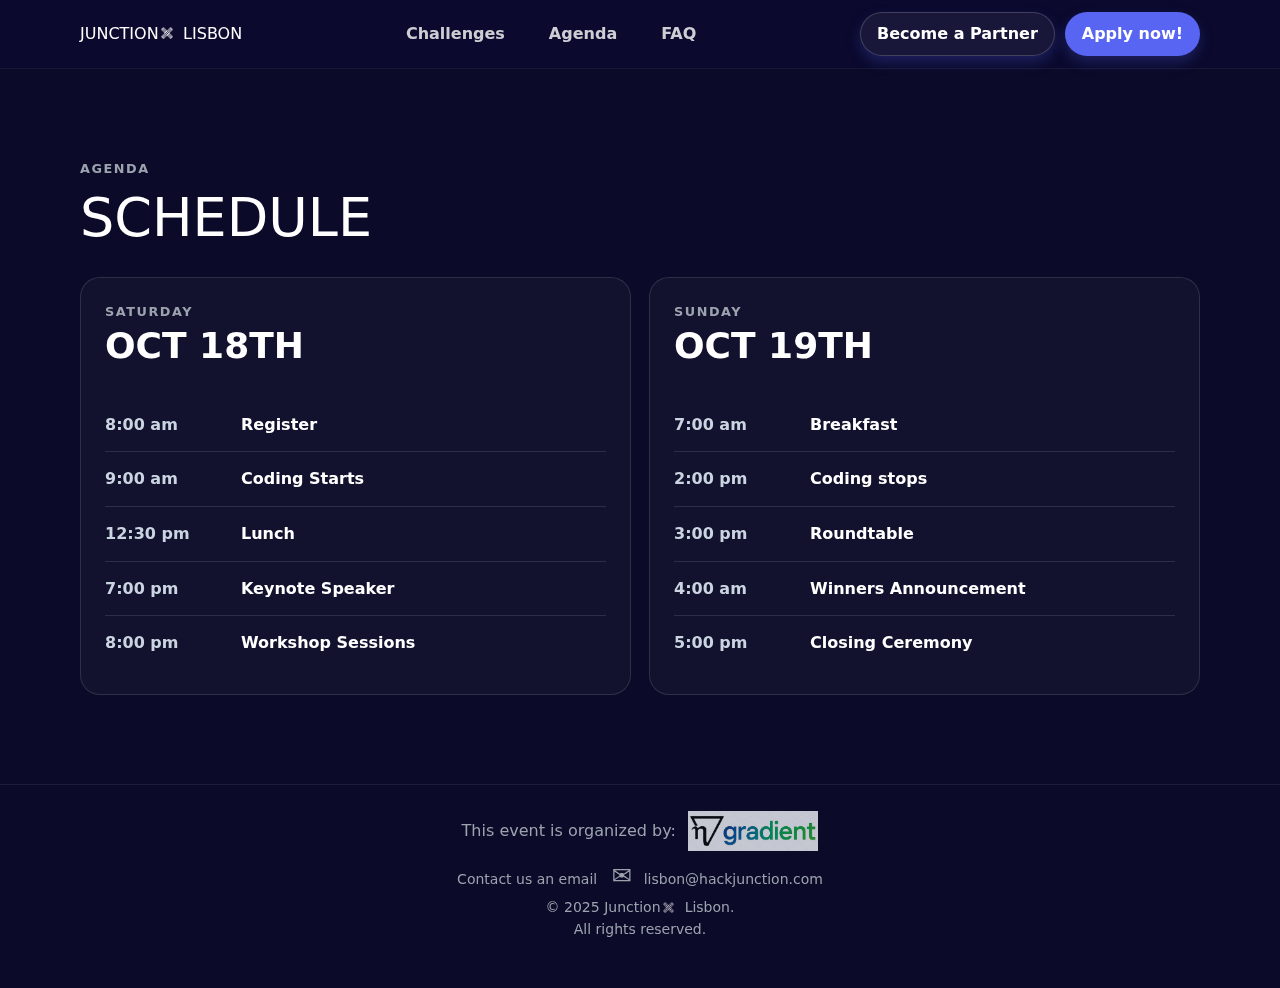
<file: agenda.html>
<!doctype html>
<html lang="en">

<head>
    <meta charset="utf-8" />
    <meta name="viewport" content="width=device-width, initial-scale=1" />
    <title>Agenda — JunctionX Lisbon</title>
    <link rel="stylesheet" href="styles.css">
    <link rel="stylesheet" href="agenda.css">
    <script src="burger.js" defer></script>
</head>

<body>
    <!-- ===== NAV ===== -->
    <header>
        <div class="container nav">
            <a href="index.html" class="brand" aria-label="JunctionX Lisbon">
                Junction <img class="logo-inline" src="./assets/junctionx-wordmark-small.png" alt="JunctionX">Lisbon
            </a>
            <nav class="nav__links">
                <a href="challenges.html">Challenges</a>
                <a href="agenda.html">Agenda</a>
                <a href="faq.html">FAQ</a>
            </nav>
            <div class="nav__btns">
                <a class="btn btn--ghost btn--partner" href="become_partner.html">Become a Partner</a>
                <a class="btn" href="https://eu.junctionplatform.com/events/junctionx-lisbon" target="_blank"
                    rel="noopener">Apply now!</a>
            </div>

            <!-- hamburger -->
            <button class="hamburger" aria-label="Open menu" aria-controls="mobile-drawer" aria-expanded="false">
                <span></span><span></span><span></span>
            </button>
            <div id="mobile-drawer" class="drawer">
                <nav class="drawer__links">
                    <a href="index.html">Home</a>
                    <a href="challenges.html">Challenges</a>
                    <a href="agenda.html" aria-current="page">Agenda</a>
                    <a href="faq.html">FAQ</a>
                </nav>
                <div class="drawer__btns">
                    <a class="btn btn--ghost btn--partner" href="become_partner.html">Become a Partner</a>
                    <a class="btn" href="https://eu.junctionplatform.com/events/junctionx-lisbon" target="_blank"
                        rel="noopener">
                        Apply now!
                    </a>
                </div>
            </div>
        </div>
    </header>

    <!-- ===== AGENDA ===== -->
    <main class="container">
        <section id="agenda">
            <p class="eyebrow">Agenda</p>
            <h2 class="h2">Schedule</h2>
            <div class="agenda">
                <article class="day">
                    <p class="eyebrow">Saturday</p>
                    <h3 class="h2">Oct 18th</h3>
                    <ul class="slots">
                        <li class="slot"><time>8:00 am</time><strong>Register</strong></li>
                        <li class="slot"><time>9:00 am</time><strong>Coding Starts</strong></li>
                        <li class="slot"><time>12:30 pm</time><strong>Lunch</strong></li>
                        <li class="slot"><time>7:00 pm</time><strong>Keynote Speaker</strong></li>
                        <li class="slot"><time>8:00 pm</time><strong>Workshop Sessions</strong></li>
                    </ul>
                </article>
                <article class="day">
                    <p class="eyebrow">Sunday</p>
                    <h3 class="h2">Oct 19th</h3>
                    <ul class="slots">
                        <li class="slot"><time>7:00 am</time><strong>Breakfast</strong></li>
                        <li class="slot"><time>2:00 pm</time><strong>Coding stops</strong></li>
                        <li class="slot"><time>3:00 pm</time><strong>Roundtable</strong></li>
                        <li class="slot"><time>4:00 am</time><strong>Winners Announcement</strong></li>
                        <li class="slot"><time>5:00 pm</time><strong>Closing Ceremony</strong></li>
                    </ul>
                </article>
            </div>
        </section>
    </main>
    
    <!-- ===== FOOTER ===== -->
    <footer>
        <div class="container">
            <div class="footer">
                <div>Contact us an email <span class="email">&#9993;</span>lisbon@hackjunction.com</div>
                © 2025
                <span class="nowrap">
                    Junction
                    <img class="logo-inline" src="./assets/junctionx-wordmark-small.png" alt="JunctionX">
                </span>
                Lisbon. <br /> All rights reserved.
            </div>
            <div class="gradient">
                <div>This event is organized by:</div>
                <img class="gradient__logo" src="./assets/gradient.png" alt="Gradient Descending - Associação">
            </div>
        </div>
        </div>
    </footer>
</body>

</html>
</file>
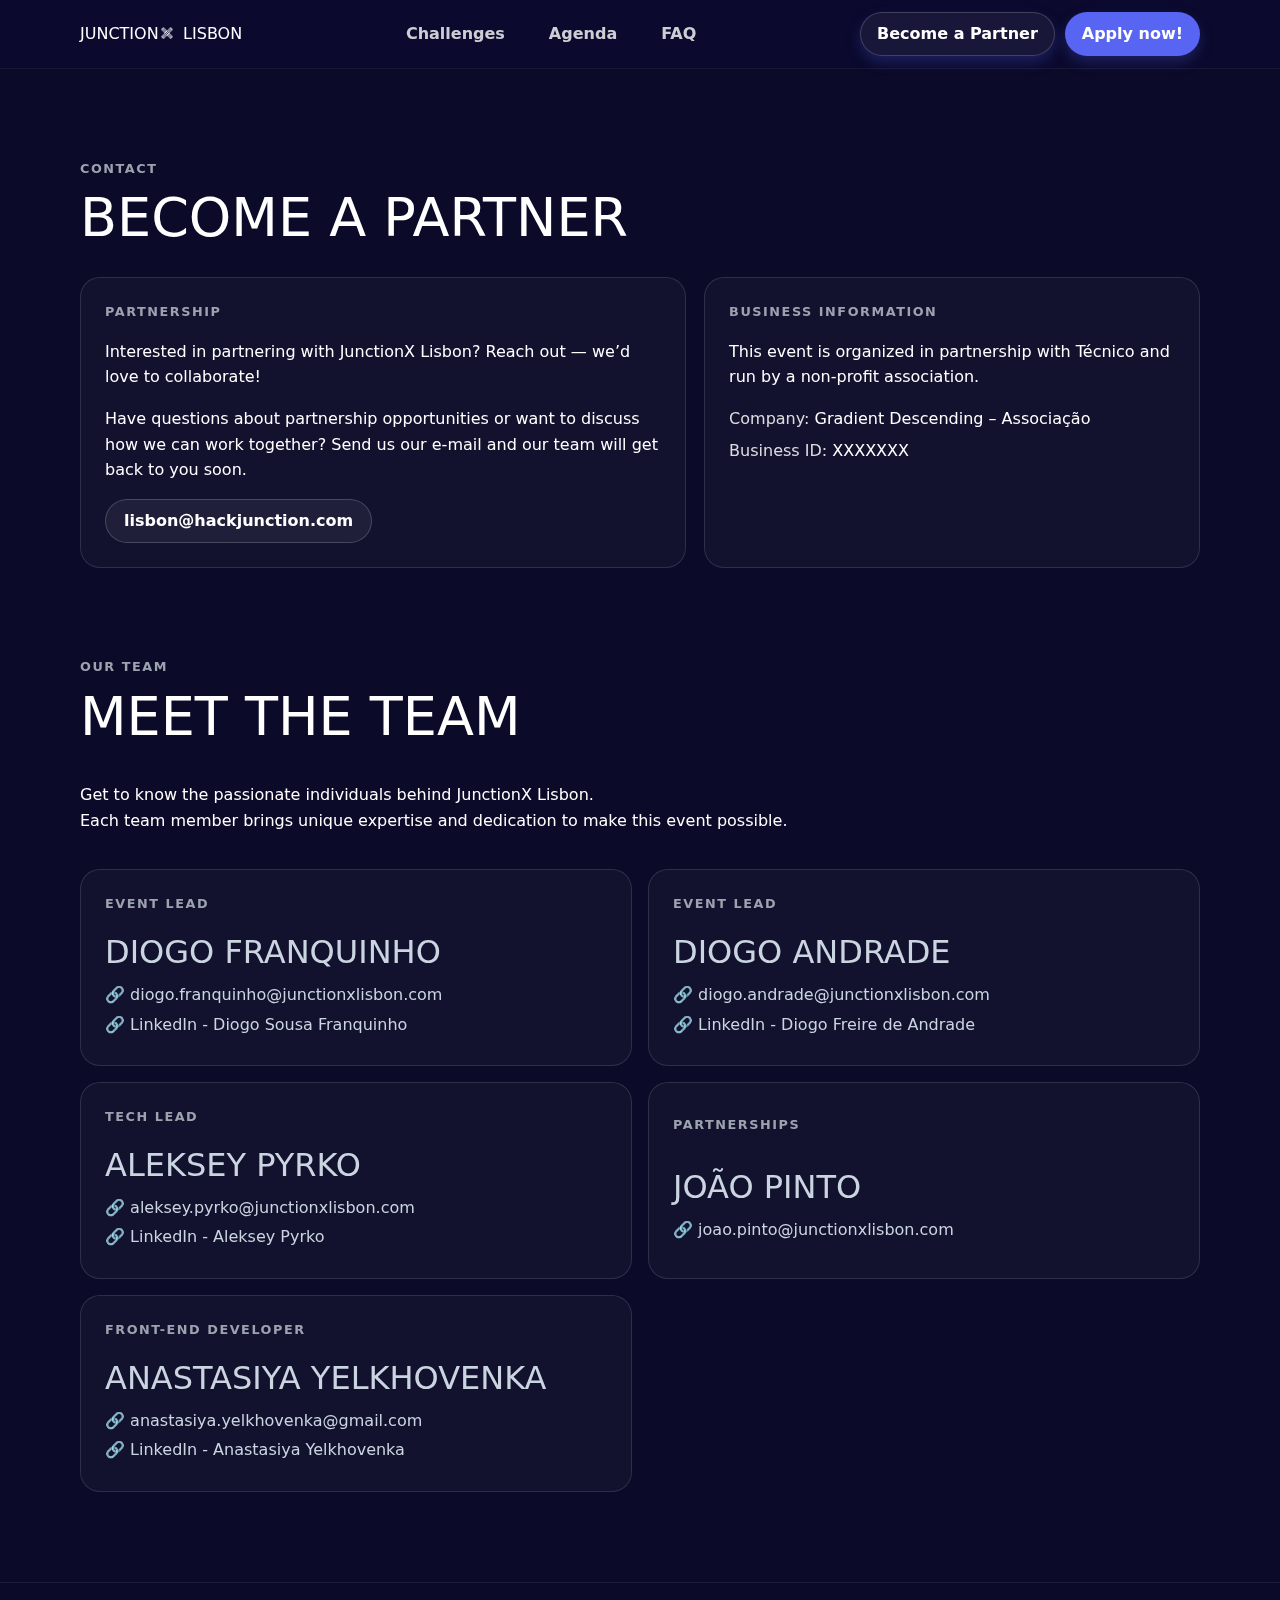
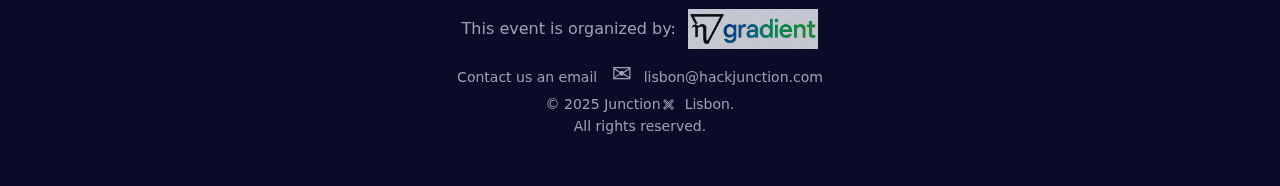
<file: become_partner.html>
<!doctype html>
<html lang="en">

<head>
    <meta charset="utf-8" />
    <meta name="viewport" content="width=device-width, initial-scale=1" />
    <title>Become a partner — JunctionX Lisbon</title>
    <link rel="stylesheet" href="styles.css">
    <link rel="stylesheet" href="become_partner.css">
    <script src="burger.js" defer></script>
</head>

<body>
    <!-- ===== NAV ===== -->
    <header>
        <div class="container nav">
            <a href="index.html" class="brand" aria-label="JunctionX Lisbon">
                Junction <img class="logo-inline" src="./assets/junctionx-wordmark-small.png" alt="JunctionX">Lisbon
            </a>
            <nav class="nav__links">
                <a href="challenges.html">Challenges</a>
                <a href="agenda.html">Agenda</a>
                <a href="faq.html">FAQ</a>
            </nav>
            <div class="nav__btns">
                <a class="btn btn--ghost btn--partner" href="become_partner.html">Become a Partner</a>
                <a class="btn" href="https://eu.junctionplatform.com/events/junctionx-lisbon" target="_blank"
                    rel="noopener">Apply now!</a>
            </div>

            <!-- hamburger -->
            <button class="hamburger" aria-label="Open menu" aria-controls="mobile-drawer" aria-expanded="false">
                <span></span><span></span><span></span>
            </button>
            <div id="mobile-drawer" class="drawer">
                <nav class="drawer__links">
                    <a href="index.html">Home</a>
                    <a href="challenges.html">Challenges</a>
                    <a href="agenda.html">Agenda</a>
                    <a href="faq.html">FAQ</a>
                </nav>
                <div class="drawer__btns">
                    <a class="btn btn--ghost btn--partner" href="become_partner.html">Become a Partner</a>
                    <a class="btn" href="https://eu.junctionplatform.com/events/junctionx-lisbon" target="_blank"
                        rel="noopener">
                        Apply now!
                    </a>
                </div>
            </div>
        </div>
    </header>

    <!-- ===== CONTACT US ===== -->
    <section id="contact" class="contact">
        <div class="container">
            <p class="eyebrow">Contact</p>
            <h2 class="h2">Become a partner</h2>
            <div class="contact__grid">
                <div class="card">
                    <p class="eyebrow" style="margin:0 0 6px">Partnership</p>
                    <p>
                        Interested in partnering with JunctionX Lisbon?
                        Reach out — we’d love to collaborate!
                    </p>
                    <p>Have questions about partnership opportunities or want to discuss how we can work together?
                        Send us our e-mail and our
                        team will get back to you soon.
                    </p>
                    <a class="btn btn--ghost btn--partner"
                        href="mailto:lisbon@hackjunction.com">lisbon@hackjunction.com</a>
                </div>
                <div class="card">
                    <p class="eyebrow" style="margin:0 0 6px">Business information</p>
                    <p>This event is organized in partnership with Técnico and run by a non-profit association.</p>
                    <ul class="meta">
                        <li><strong>Company:</strong> Gradient Descending – Associação</li>
                        <li><strong>Business ID:</strong> XXXXXXX</li>
                    </ul>
                </div>
            </div>
        </div>
    </section>

    <!-- ===== MEET THE TEAM ===== -->
    <section id="team">
        <div class="container">
            <p class="eyebrow">Our team</p>
            <h2 class="h2">Meet the team</h2>
            <p>
                Get to know the passionate individuals behind JunctionX Lisbon.<br>
                Each team member brings unique expertise and dedication to make this event possible.
            </p>
            <div class="team-grid">
                <!-- Team Member 1 -->
                <article class="member">
                    <p class="eyebrow role">Event lead</p>
                    <ul class="contacts">
                        <h3 class="name">Diogo Franquinho</h3>
                        <li><a href="mailto:diogo.franquinho@junctionxlisbon.com">
                                &#x1F517; diogo.franquinho@junctionxlisbon.com</a>
                        </li>
                        <li><a href="https://www.linkedin.com/in/diogofranquinho/" target="_blank"
                                rel="noopener">&#x1F517; LinkedIn - Diogo Sousa Franquinho</a></li>
                    </ul>
                </article>

                <!-- Team Member 2 -->
                <article class="member">
                    <p class="eyebrow role">Event lead</p>
                    <ul class="contacts">
                        <h3 class="name">Diogo Andrade</h3>
                        <li><a href="mailto:diogo.andrade@junctionxlisbon.com">&#x1F517;
                                diogo.andrade@junctionxlisbon.com</a></li>
                        <li><a href="https://linkedin.com/in/diogofreiredeandrade" target="_blank"
                                rel="noopener">&#x1F517; LinkedIn - Diogo Freire de Andrade</a></li>
                    </ul>
                </article>

                <!-- Team Member 3 -->
                <article class="member">
                    <p class="eyebrow role">Tech lead</p>
                    <ul class="contacts">
                        <h3 class="name">Aleksey Pyrko</h3>
                        <li><a href="mailto:aleksey.pyrko@junctionxlisbon.com">&#x1F517;
                                aleksey.pyrko@junctionxlisbon.com</a></li>
                        <li><a href="https://www.linkedin.com/in/aleksei-pyrko/" target="_blank"
                                rel="noopener">&#x1F517; LinkedIn - Aleksey
                                Pyrko</a>
                        </li>
                    </ul>
                </article>

                <!-- Team Member 4 -->
                <article class="member">
                    <p class="eyebrow role">Partnerships</p>
                    <ul class="contacts">
                        <h3 class="name">João Pinto</h3>
                        <li>
                            <a href="mailto:joao.pinto@junctionxlisbon.com">
                        <li><a href="mailto:aleksey.pyrko@junctionxlisbon.com">&#x1F517; joao.pinto@junctionxlisbon.com
                            </a></li>
                        <!-- <li><a href="https://www.linkedin.com/" target="_blank" rel="noopener">&#x1F517; LinkedIn - João Pinto</a></li> -->
                    </ul>
                </article>

                <!-- Team Member 5 -->
                <article class="member">
                    <p class="eyebrow role">Front-End Developer</p>
                    <ul class="contacts">
                        <h3 class="name">Anastasiya Yelkhovenka</h3>
                        <li><a href="mailto:aleksey.pyrko@junctionxlisbon.com">&#x1F517;
                                anastasiya.yelkhovenka@gmail.com</a></li>
                        <li><a href="https://www.linkedin.com/in/anastasiyayelkhovenka/" target="_blank"
                                rel="noopener">&#x1F517; LinkedIn -
                                Anastasiya Yelkhovenka</a>
                        </li>
                    </ul>
                </article>
            </div>
        </div>
    </section>

    <!-- ===== FOOTER ===== -->
    <footer>
        <div class="container">
            <div class="footer">
                <div>Contact us an email <span class="email">&#9993;</span>lisbon@hackjunction.com</div>
                © 2025
                <span class="nowrap">
                    Junction
                    <img class="logo-inline" src="./assets/junctionx-wordmark-small.png" alt="JunctionX">
                </span>
                Lisbon. <br /> All rights reserved.
            </div>
            <div class="gradient">
                <div>This event is organized by:</div>
                <img class="gradient__logo" src="./assets/gradient.png" alt="Gradient Descending - Associação">
            </div>
        </div>
        </div>
    </footer>
</body>

</html>
</file>
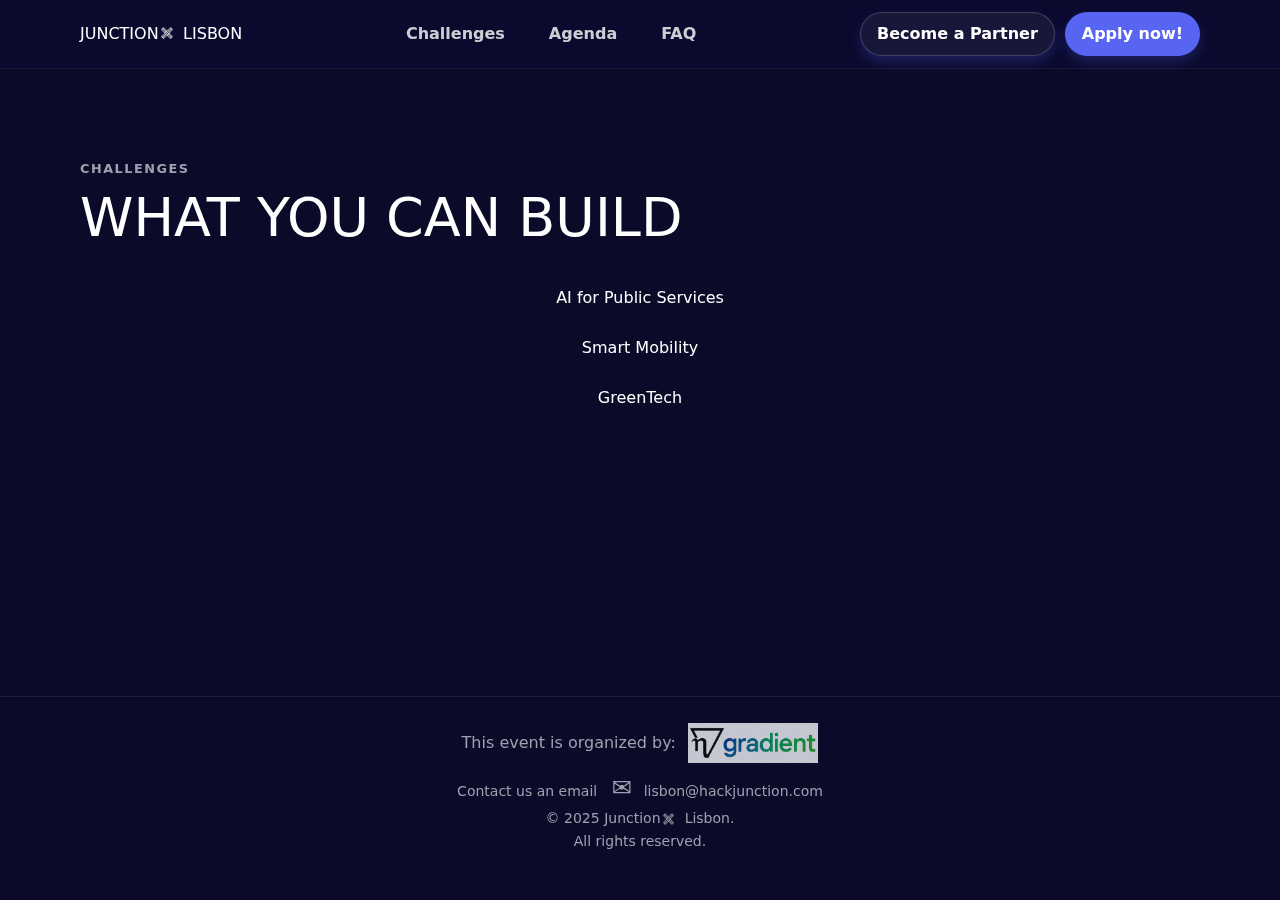
<file: challenges.html>
<!doctype html>
<html lang="en">

<head>
    <meta charset="utf-8" />
    <meta name="viewport" content="width=device-width, initial-scale=1" />
    <title>Challenges — JunctionX Lisbon</title>
    <link rel="stylesheet" href="styles.css">
    <script src="burger.js" defer></script>
</head>

<body>
    <!-- ===== NAV ===== -->
    <header>
        <div class="container nav">
            <a href="index.html" class="brand" aria-label="JunctionX Lisbon">
                Junction <img class="logo-inline" src="./assets/junctionx-wordmark-small.png" alt="JunctionX">Lisbon
            </a>
            <nav class="nav__links">
                <a href="challenges.html">Challenges</a>
                <a href="agenda.html">Agenda</a>
                <a href="faq.html">FAQ</a>
            </nav>
            <div class="nav__btns">
                <a class="btn btn--ghost btn--partner" href="become_partner.html">Become a Partner</a>
                <a class="btn" href="https://eu.junctionplatform.com/events/junctionx-lisbon" target="_blank"
                    rel="noopener">Apply now!</a>
            </div>

            <!-- hamburger -->
            <button class="hamburger" aria-label="Open menu" aria-controls="mobile-drawer" aria-expanded="false">
                <span></span><span></span><span></span>
            </button>
            <div id="mobile-drawer" class="drawer">
                <nav class="drawer__links">
                    <a href="index.html">Home</a>
                    <a href="challenges.html" aria-current="page">Challenges</a>
                    <a href="agenda.html">Agenda</a>
                    <a href="faq.html">FAQ</a>
                </nav>
                <div class="drawer__btns">
                    <a class="btn btn--ghost btn--partner" href="become_partner.html">Become a Partner</a>
                    <a class="btn" href="https://eu.junctionplatform.com/events/junctionx-lisbon" target="_blank"
                        rel="noopener">
                        Apply now!
                    </a>
                </div>
            </div>
        </div>
    </header>

    <!-- ===== CHALLENGES ===== -->
    <main class="container">
        <section id="challenges">
            <p class="eyebrow">Challenges</p>
            <h2 class="h2">What you can build</h2>
            <div class="grid">
                <div class="cta">
                    <span>AI for Public Services</span>
                </div>
                <div class="cta">
                    <span>Smart Mobility</span>
                </div>
                <div class="cta">
                    <span>GreenTech</span>
                </div>
            </div>
        </section>
    </main>

    <!-- ===== FOOTER ===== -->
    <footer>
        <div class="container">
            <div class="footer">
                <div>Contact us an email <span class="email">&#9993;</span>lisbon@hackjunction.com</div>
                © 2025
                <span class="nowrap">
                    Junction
                    <img class="logo-inline" src="./assets/junctionx-wordmark-small.png" alt="JunctionX">
                </span>
                Lisbon. <br /> All rights reserved.
            </div>
            <div class="gradient">
                <div>This event is organized by:</div>
                <img class="gradient__logo" src="./assets/gradient.png" alt="Gradient Descending - Associação">
            </div>
        </div>
        </div>
    </footer>
</body>

</html>
</file>
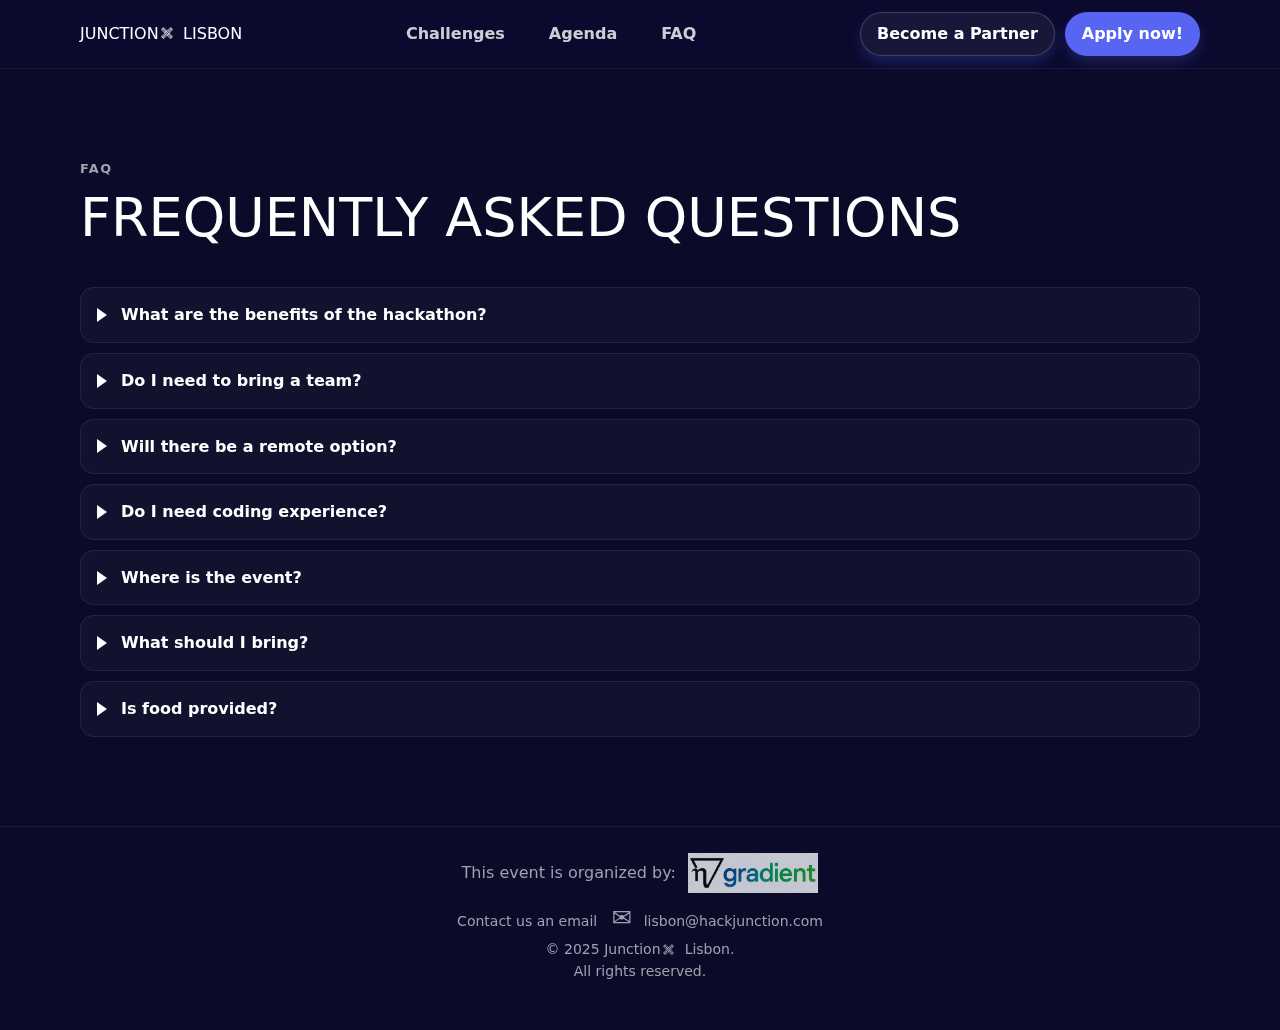
<file: faq.html>
<!doctype html>
<html lang="en">

<head>
    <meta charset="utf-8" />
    <meta name="viewport" content="width=device-width, initial-scale=1" />
    <title>FAQ — JunctionX Lisbon</title>
    <link rel="stylesheet" href="styles.css">
    <script src="burger.js" defer></script>
</head>

<body>
    <!-- ===== NAV ===== -->
    <header>
        <div class="container nav">
            <a href="index.html" class="brand" aria-label="JunctionX Lisbon">
                Junction <img class="logo-inline" src="./assets/junctionx-wordmark-small.png" alt="JunctionX">Lisbon
            </a>
            <nav class="nav__links">
                <a href="challenges.html">Challenges</a>
                <a href="agenda.html">Agenda</a>
                <a href="faq.html">FAQ</a>
            </nav>
            <div class="nav__btns">
                <a class="btn btn--ghost btn--partner" href="become_partner.html">Become a Partner</a>
                <a class="btn" href="https://eu.junctionplatform.com/events/junctionx-lisbon" target="_blank"
                    rel="noopener">Apply now!</a>
            </div>

            <!-- hamburger -->
            <button class="hamburger" aria-label="Open menu" aria-controls="mobile-drawer" aria-expanded="false">
                <span></span><span></span><span></span>
            </button>
            <div id="mobile-drawer" class="drawer">
                <nav class="drawer__links">
                    <a href="index.html">Home</a>
                    <a href="challenges.html">Challenges</a>
                    <a href="agenda.html">Agenda</a>
                    <a href="faq.html" aria-current="page">FAQ</a>
                </nav>
                <div class="drawer__btns">
                    <a class="btn btn--ghost btn--partner" href="become_partner.html">Become a Partner</a>
                    <a class="btn" href="https://eu.junctionplatform.com/events/junctionx-lisbon" target="_blank"
                        rel="noopener">
                        Apply now!
                    </a>
                </div>
            </div>
        </div>
    </header>

    <!-- ===== FAQ ===== -->
    <main class="container">
        <section id="faq">
            <p class="eyebrow">FAQ</p>
            <h2 class="h2">Frequently asked questions</h2>
            <div class="faqs">
                <details>
                    <summary>What are the benefits of the hackathon?</summary>
                    <div class="faq">&mdash; Build fast, learn from mentors, network with partners, get feedback and win
                        prizes. The
                        winner will get tickets and a chance to participate in Junction Finland, taking place from the
                        14th to 16th of
                        November, where there are +50,000 euros in prizes!
                    </div>
                </details>
                <details>
                    <summary>Do I need to bring a team?</summary>
                    <div class="faq">&mdash; Come solo or form a team on-site. Both are welcome.</div>
                </details>
                <details>
                    <summary>Will there be a remote option?</summary>
                    <div class="faq">&mdash; The event is in-person in Lisbon for this edition.</div>
                </details>
                <details>
                    <summary>Do I need coding experience?</summary>
                    <div class="faq">&mdash; Technical and non‑technical roles are welcome. Projects need at least one
                        technical member.
                    </div>
                </details>
                <details>
                    <summary>Where is the event?</summary>
                    <div class="faq">&mdash; The event will be at Técnicos' Campus in Oeiras, the adress is Av. Prof.
                        Dr. Cavaco Silva,
                        2744-016 Porto Salvo.
                    </div>
                </details>
                <details>
                    <summary>What should I bring?</summary>
                    <div class="faq">&mdash; Laptop, charger, and anything else you need to hack!</div>
                </details>
                <details>
                    <summary>Is food provided?</summary>
                    <div class="faq">&mdash; Yes, all meals and snacks will be provided during the event.</div>
                </details>
            </div>
        </section>
    </main>
    
    <!-- ===== FOOTER ===== -->
    <footer>
        <div class="container">
            <div class="footer">
                <div>Contact us an email <span class="email">&#9993;</span>lisbon@hackjunction.com</div>
                © 2025
                <span class="nowrap">
                    Junction
                    <img class="logo-inline" src="./assets/junctionx-wordmark-small.png" alt="JunctionX">
                </span>
                Lisbon. <br /> All rights reserved.
            </div>
            <div class="gradient">
                <div>This event is organized by:</div>
                <img class="gradient__logo" src="./assets/gradient.png" alt="Gradient Descending - Associação">
            </div>
        </div>
        </div>
    </footer>
</body>

</html>
</file>
<file: styles.css>
/* TOKENS */
:root {
    --bg: #0b0a28;
    --bg-2: #0f153a;
    --white: #ffffff;
    --muted: #cbd5e1;
    --soft: #9ca3af;
    --ink: #232323;
    --primary: #5865f2;
    --primary-2: #6c77ff;
    --line: #1f2a44;
    --max: 1120px;
    --radius: 16px;
    --shadow: 0 10px 30px rgba(0, 0, 0, .08);
}

* {
    box-sizing: border-box
}

html {
    scroll-behavior: smooth
}

body {
    margin: 0;
    font: 300 16px/1.6 "Lato", ui-sans-serif, system-ui, -apple-system, Segoe UI, Roboto, Helvetica, Arial;
    color: var(--white);
    background: var(--bg);
    height: 100%;
}

html,
body {
    min-height: 100dvh;
    display: flex;
    flex-direction: column;
}

main {
    flex: 1 0 auto;
}

img {
    max-width: 100%;
    display: block
}

a {
    color: inherit;
    text-decoration: none
}

section {
    padding-block: clamp(48px, 7vw, 96px);
}

.btn {
    display: inline-flex;
    align-items: center;
    justify-content: center;
    padding: 12px 18px;
    min-height: 44px;
    border-radius: 9999px;
    font-weight: 700;
    line-height: 1.1;
    border: 1px solid transparent;
    color: #fff;
    background: var(--primary);
    box-shadow: 0 6px 14px rgba(88, 101, 242, .25);
    transition: transform .08s ease, box-shadow .2s ease, background .2s ease;
}

.btn:hover {
    transform: none;
    box-shadow: 0 8px 20px rgba(88, 101, 242, .35);
}

.btn--ghost {
    background: rgba(255, 255, 255, .06);
    border-color: rgba(255, 255, 255, .18);
    box-shadow: none;
}

.btn--ghost:hover {
    background: rgba(255, 255, 255, .12);
}

.h1,
.h2 {
    font-family: "Montserrat", ui-sans-serif, system-ui, -apple-system, Segoe UI, Roboto, Helvetica, Arial;
    font-weight: 300;
    font-size: clamp(32px, 6.5vw, 54px);
    line-height: 1.08;
    margin: 10px 0 10px;
    text-transform: uppercase;
}

.h2 {
    padding-bottom: 20px;
}

.h1 .logo-inline,
.h2 .logo-inline,
.footer .logo-inline,
.brand .logo-inline {
    height: 0.8em;
    display: inline-block;
    margin-right: 26px;
    margin-left: -4px;
    width: auto;
    object-fit: contain;
    vertical-align: -0.05em;
}

/* NAV BAR */
header {
    position: sticky;
    top: 0;
    z-index: 50;
    backdrop-filter: saturate(160%) blur(8px);
    background: rgba(11, 10, 40, .7);
    border-bottom: 1px solid rgba(255, 255, 255, .06);
    z-index: 1000;
}

.nav {
    display: flex;
    align-items: center;
    justify-content: space-between;
    padding: 12px 0
}

.nav__links a {
    opacity: .8;
    padding: 8px 10px;
    font-weight: 700;
    white-space: nowrap;
}

.nav__links a:hover {
    opacity: 1;
    background: rgba(255, 255, 255, .05);
    border-radius: 16px;
}

header .nav {
    display: flex;
    align-items: center;
    gap: 16px;
}

.nav__links {
    flex: 1 1 auto;
    min-width: 0;
    display: flex;
    justify-content: center;
    gap: 24px;
}

.nav__btns {
    flex: 0 0 auto;
    display: flex;
    gap: 10px;
    align-items: center;
}

.nav__btns .btn {
    display: inline-flex;
    align-items: center;
    justify-content: center;
    height: auto;
    width: auto;
    padding: 10px 16px;
    border-radius: 9999px;
    line-height: 1.1;
    box-shadow: 0 6px 14px rgba(88, 101, 242, .25);
}

.nav__links a[aria-current="page"],
.drawer__links a[aria-current="page"] {
    opacity: 1;
    pointer-events: none;
    background: rgba(255, 255, 255, .05);
    border-radius: 16px;
}

body.nav-open .drawer {
    display: block;
    height: fit-content;
}

body.nav-open {
    overflow: hidden;
}

.brand {
    display: inline-flex;
    text-transform: uppercase;
    flex: 0 0 auto;
    align-items: baseline;
    white-space: nowrap;
}

.brand img {
    margin: 0 12px 0 4px;
}

/* HAMBURGER */
.hamburger {
    display: none;
    width: 44px;
    height: 44px;
    border: 1px solid rgba(255, 255, 255, .25);
    background: transparent;
    border-radius: 10px;
    padding: 0;
    cursor: pointer;
    flex-direction: column;
    justify-content: center;
    align-items: center;
    gap: 6px;
}

.hamburger span {
    width: 22px;
    height: 2px;
    background: #fff;
}

.drawer {
    display: none;
    position: fixed;
    top: var(--header-h);
    left: 0;
    right: 0;
    bottom: 0;
    z-index: 2000;
    background: rgba(11, 10, 40, .98);
    backdrop-filter: blur(8px);
    padding: 16px 20px;
}

.drawer__links,
.drawer__btns {
    display: grid;
    gap: 12px;
    margin-top: 16px;
    margin-bottom: 8px;
}

.drawer__links a {
    padding: 12px 14px;
    border-bottom: 1px solid rgba(255, 255, 255, .06);
    opacity: 0.8;
}

.drawer__links a:hover {
    background: rgba(255, 255, 255, .05);
    border-radius: 8px;
}

section[id="collab"] {
    align-self: start;
    padding-block: 0;
}

section[id="register"],
section[id="partners"] {
    padding: 0;
}

/* MAIN */
.main {
    position: relative;
    overflow: hidden;
    background-image: url('https://junctionxlisbon.my.canva.site/_assets/media/50e46d0937909c4ee898f0c4c920bfd3.jpg');
}

.main .grid {
    grid-template-columns: 1.1fr .9fr;
    align-items: center;
}

.main__bg {
    position: absolute;
    pointer-events: none;
    inset: 0;
    background:
        radial-gradient(800px 300px at 110% 10%, rgba(88, 101, 242, .24), transparent 60%),
        radial-gradient(500px 250px at -10% 100%, rgba(108, 119, 255, .25), transparent 60%);
}

.grid {
    display: grid;
    gap: 24px;
}

.grid>.cta {
    text-align: center;
}

.container {
    width: min(var(--max), 92%);
    margin-inline: auto;
}

.container>.block {
    width: auto;
}

.eyebrow {
    text-transform: uppercase;
    letter-spacing: .12em;
    color: var(--soft);
    font-weight: 800;
    font-size: .8rem;
    margin: 0;
}

.nowrap {
    white-space: nowrap;
}

.footer .logo-inline {
    margin-right: 6px;
    margin-left: -2px;
    opacity: 0.7;
    vertical-align: -0.1em;
}

.brand .logo-inline {
    height: 0.78em;
    margin-right: 10px;
    margin-left: 2px;
}

.lead {
    color: var(--muted);
    font-size: clamp(16px, 2.8vw, 18px);
}

.actions {
    display: flex;
    gap: 12px;
    margin-top: 18px;
}

/* COLLAB */
.collab {
    display: flex;
    justify-content: space-between;
    gap: 18px;
}

.collab .left {
    display: flex;
    flex-direction: column;
    align-items: center;
    gap: 8px;
}

.collab .logos {
    display: flex;
    gap: 12px;
    align-items: center
}

.collab .partner {
    display: flex;
    align-items: center;
    justify-content: center;
    color: #0f172a;
    border-radius: 12px;
    padding: 8px 12px;
    border: 1px solid rgba(2, 6, 23, .06)
}

.collab .partner img {
    object-fit: contain;
}

/* ABOUT */
.block {
    width: min(var(--max), 92%);
    border: 1px solid rgba(255, 255, 255, .08);
    border-radius: 20px;
    margin: 60px auto;
    padding: 50px;
    background: linear-gradient(90deg, rgba(255, 255, 255, .06), rgba(255, 255, 255, .02))
}

.prose {
    max-width: 820px;
    margin-left: 6px;
}

.desc-list {
    columns: 2;
    column-gap: 24px;
    margin: 12px 0 0;
}

.desc-list li {
    break-inside: avoid;
    padding-block: 6px;
}

/* VIDEO */
.video-hero .h1 {
    margin: 10px 0 10px;
}

.video-hero {
    position: relative;
    height: clamp(420px, 62vw, 720px);
    background: #000;
    overflow: hidden;
}

.video-hero .video {
    position: absolute;
    inset: 0;
    width: 100%;
    height: 100%;
    object-fit: cover;
    pointer-events: none;
}

.video-hero .overlay {
    position: absolute;
    inset: 0;
    pointer-events: none;
    background:
        linear-gradient(180deg, rgba(0, 0, 0, .35), rgba(0, 0, 0, .55)),
        radial-gradient(900px 380px at 85% -10%, rgba(88, 101, 242, .25), transparent 60%);
}

.video-hero .content {
    position: relative;
    z-index: 2;
    padding-block: clamp(80px, 14vw, 160px);
}

.video-sound {
    position: absolute;
    right: 16px;
    bottom: 16px;
    z-index: 3;
    width: 44px;
    height: 44px;
    border-radius: 10px;
    border: 1px solid rgba(255, 255, 255, .35);
    background: rgba(0, 0, 0, .35);
    color: #fff;
    cursor: pointer;
    display: grid;
    place-items: center;
    backdrop-filter: blur(4px);
}

.video-sound.on {
    background: rgba(88, 101, 242, .9);
}

.video-sound svg {
    width: 24px;
    height: 22px;
    display: block;
    fill: currentColor;
}

.video-sound .icon-on {
    display: none;
}

.video-sound.on .icon-on {
    display: block;
}

.video-sound.on .icon-off {
    display: none;
}

/* CTA */
.cta h2 {
    font-family: "Montserrat", ui-sans-serif, system-ui, -apple-system, Segoe UI, Roboto, Helvetica, Arial;
    font-weight: 300;
    margin: 0;
    font-size: clamp(28px, 6vw, 44px);
    padding-bottom: 16px;
}

/* FOOTER */
footer {
    border-top: 1px solid rgba(255, 255, 255, .08);
    padding: 26px 0 48px;
    color: var(--soft)
}

footer>.container {
    display: flex;
    justify-content: center;
    align-items: center;
    flex-direction: column-reverse;
    font-family: "Montserrat", ui-sans-serif, system-ui, -apple-system, Segoe UI, Roboto, Helvetica, Arial;
}

footer .footer {
    width: 100%;
    text-align: center;
    padding-top: 6px;
    font-size: 14px;
}

.email {
    margin-left: 10px;
    margin-right: 12px;
    font-size: x-large;
}

.gradient {
    display: flex;
    align-items: center;
}

.gradient__logo {
    height: 40px;
    display: flex;
    margin-left: 12px;
    opacity: 0.8;
}

/* FAQ */
.faq {
    margin-top: 12px;
    margin-left: 26px;
}

.faqs {
    margin-top: 20px;
}

summary::-webkit-details-marker {
    display: none;
}

summary::marker {
    content: "";
}

summary {
    cursor: pointer;
    font-weight: 700;
    display: flex;
    align-items: center;
    gap: 14px;
}

summary::before {
    content: "";
    width: 0;
    height: 0;
    border-left: 10px solid var(--white);
    border-top: 7px solid transparent;
    border-bottom: 7px solid transparent;
}

details {
    border: 1px solid rgba(255, 255, 255, .08);
    border-radius: 14px;
    padding: 14px 16px;
    background: rgba(255, 255, 255, .03);
    user-select: none
}

details+details {
    margin-top: 10px
}

details[open] summary::before {
    transform: rotate(90deg);
}

/* CHALLENGES */
#challenges .h2 {
    text-wrap: balance;
    margin-bottom: 18px;
}

.challenges-grid {
    display: grid;
    grid-template-columns: repeat(2, minmax(320px, 560px));
    justify-content: center;
    gap: 24px;
}

.challenge {
    padding: 22px;
    border: 1px solid rgba(255, 255, 255, .12);
    border-radius: 20px;
    background: linear-gradient(180deg, rgba(255, 255, 255, .035), rgba(255, 255, 255, .02));
    box-shadow: 0 10px 24px rgba(0, 0, 0, .18);
    height: fit-content;
}

.challenge__header {
    margin: -6px -6px 12px;
    padding: 14px 16px;
    border-radius: 14px;
    background: rgba(255, 255, 255, .05);
    border: 1px solid rgba(255, 255, 255, .08);
    display: grid;
    gap: 8px;
}

.challenge__tagline {
    font-family: "Montserrat", ui-sans-serif, system-ui, -apple-system, Segoe UI, Roboto, Helvetica, Arial;
    font-weight: 800;
    font-size: clamp(20px, 2.6vw, 26px);
    margin: 0;
    text-wrap: balance;
}

.challenge__desc {
    margin: 6px 0 0;
    color: var(--muted);
    font-size: clamp(14px, 1.8vw, 16px);
    max-width: 60ch;
}

.challenge__intro {
    padding-top: 6px;
    max-width: 65ch;
    font-size: clamp(15px, 1.6vw, 17px);
    line-height: 1.75;
    color: #e5e7eb;
    text-wrap: pretty;
    hyphens: auto;
    justify-self: center;
}

.challenge__intro p {
    margin: 10px 0;
}

.challenge__intro ul {
    margin: 10px 0 0;
    padding-left: 1.1em;
}

.challenge__intro li {
    margin: 6px 0;
}

.challenge__intro li::marker {
    color: var(--primary-2);
}

.challenges-doc {
    margin-top: 20px;
    display: flex;
    gap: 12px;
    justify-content: center;
    align-items: center;
}

.btn--sm {
    padding: 10px 14px;
    min-height: 40px;
    font-size: 14px;
}

/* RESPONSIVE */
@media (prefers-reduced-motion: reduce) {
    .video-hero .video {
        display: none;
    }

    .video-hero {
        background: #0b0a28 url('./assets/hero-poster.jpg') center/cover no-repeat;
    }
}

@media (max-width:1100px) {
    .challenges-grid {
        grid-template-columns: minmax(320px, auto);
    }

    .challenge__header {
        text-align: center;
        justify-items: center;
    }

    #challenges .eyebrow {
        text-align: center;
    }

    #challenges .h2 {
        text-align: center;
    }

    .challenge__tagline {
        margin: 0 40px;
    }
}

@media (max-width: 900px) {
    body.nav-open {
        overflow: auto;
    }

    .nav__links,
    .nav__btns {
        display: none;
    }

    .hamburger {
        display: flex;
    }

    .drawer .btn {
        width: 100%;
        padding: 14px 18px;
        min-height: 52px;
        font-size: 18px;
        box-shadow: none;
    }

    .drawer .btn+.btn {
        margin-top: 4px;
    }

    .drawer .btn:hover {
        transform: none;
        box-shadow: 0 8px 20px rgba(88, 101, 242, .35);
    }

    .drawer .btn--ghost {
        background: transparent;
        border-color: rgba(255, 255, 255, .25);
    }

    .drawer .btn--ghost:hover {
        background: rgba(255, 255, 255, .12);
    }

    .main .grid {
        grid-template-columns: 1fr;
        gap: 80px
    }

    .steps {
        grid-template-columns: 1fr
    }

    .partners {
        grid-template-columns: repeat(3, 1fr)
    }

    .cta {
        justify-content: center;
        text-align: center,
    }

    .actions {
        justify-content: center;
    }

    .h1 .logo-inline,
    .h2 .logo-inline,
    .footer .logo-inline,
    .brand .logo-inline {
        margin-right: 12px;
    }

    .collab {
        flex-direction: column;
        align-items: flex-start
    }

    .collab .partner img {
        margin-top: -90px;
        margin-bottom: -90px;
    }

    #about .grid {
        grid-template-columns: 1fr;
        place-items: center;
        text-align: center;
    }

    #about .grid>* {
        max-width: 680px;
        width: 100%;
    }

    #about .desc-list {
        justify-self: center;
        margin-left: 0;
    }

    .block {
        padding: 42px;
    }

    .prose {
        max-width: 820px;
        margin-left: 6px;
    }

    .desc-list {
        column-gap: 24px;
        margin: 12px 0 0;
    }

    .video-hero {
        display: grid;
    }

    .video-hero>.container.content {
        align-self: center;
        justify-self: center;
        text-align: center;
        padding: 0 !important;
    }

    .video-hero .h1 {
        margin: 8px 0;
        font-size: clamp(28px, 8vw, 40px);
    }

    .video-hero .lead {
        margin: 8px auto 0;
        max-width: 34ch;
        margin-inline: auto;
    }

    .video-hero>.container.content>div {
        display: flex;
        justify-content: center;
        gap: 12px;
        margin-top: 16px;
        flex-wrap: wrap;
    }

    .video-hero .content {
        display: grid;
        place-items: center;
        text-align: center;
    }

    .video-hero .content>div {
        justify-content: center;
        flex-wrap: wrap;
    }

    .cta {
        justify-content: center;
        text-align: center;
        gap: 20px;
    }

    .cta .btn {
        margin: 0 auto;
    }

    .challenges-doc {
        flex-wrap: wrap;
    }
}

@media (max-width: 720px) {
    .desc-list {
        columns: 1;
    }

    .gradient__logo {
        height: 30px;
    }

    .collab .partner img {
        margin-top: -60px;
        margin-bottom: -60px;
    }

    .footer > div{
        font-size: 13px;
    }
    
    .block {
        padding: 26px;
    }

    .email {
        margin-left: 8px;
        margin-right: 10px;
        font-size: large;
    }
}

.text-link {
    text-decoration: none;
    border-bottom: 2px solid rgba(255, 255, 255, .35);
    transition: color .2s ease, border-color .2s ease;
}

.text-link:hover {
    color: var(--primary-2);
}

.text-link:focus-visible {
    outline: 2px solid var(--primary-2);
    outline-offset: 2px;
    border-bottom-color: transparent;
}
</file>
<file: agenda.css>
/* AGENDA */
.agenda {
    display: grid;
    grid-template-columns: repeat(2, 1fr);
    gap: 18px;
}

.agenda .day {
    border: 1px solid rgba(255, 255, 255, .12);
    border-radius: 20px;
    padding: 24px;
    background: rgba(255, 255, 255, .03);
}

.agenda .day .eyebrow {
    margin: 0 0 4px;
}

.agenda .day .h2 {
    font-family: "Montserrat", ui-sans-serif, system-ui, -apple-system, Segoe UI, Roboto, Helvetica, Arial;
    font-weight: 700;
    margin: 0 0 12px;
    font-size: clamp(22px, 4.6vw, 36px);
}

.agenda .slots {
    list-style: none;
    margin: 0;
    padding: 0;
}

.agenda .slot {
    display: grid;
    grid-template-columns: 120px 1fr;
    gap: 16px;
    align-items: center;
    padding: 14px 0;
    border-bottom: 1px solid rgba(255, 255, 255, .12);
}

.agenda .slot:last-child {
    border-bottom: none;
}

.agenda .slot time {
    color: var(--muted);
    font-weight: 700;
}

.agenda .slot strong {
    font-weight: 800;
}

@media (max-width:900px) {
    .agenda {
        grid-template-columns: 1fr;
    }

    .agenda .slot {
        grid-template-columns: 1fr;
        text-align: center;
    }
}
</file>
<file: become_partner.css>
/* CONTACT US */
.contact__grid {
    display: grid;
    grid-template-columns: 1.1fr .9fr;
    gap: 18px;
}

.contact .card {
    border: 1px solid rgba(255, 255, 255, .12);
    border-radius: 20px;
    padding: 24px;
    background: rgba(255, 255, 255, .03);
}

.contact .lead {
    color: var(--muted);
    margin: 0 0 12px;
}

.contact .meta {
    list-style: none;
    padding: 0;
    margin: 10px 0 0;
}

.contact .meta li {
    margin: 6px 0;
}

.contact .meta strong {
    opacity: .85;
}

/* TEAM */
.team-grid {
    display: grid;
    grid-template-columns: repeat(2, 1fr);
    gap: 16px;
    padding-top: 20px;
}

.member {
    border: 1px solid rgba(255, 255, 255, .12);
    border-radius: 20px;
    padding: 24px;
    background: rgba(255, 255, 255, .03);
    display: grid;
    grid-template-columns: 1fr;
    row-gap: 6px;
    align-items: center;
}

.member .role {
    margin: 0;
}

.member .name {
    font-family: "Montserrat", ui-sans-serif, system-ui, -apple-system, Segoe UI, Roboto, Helvetica, Arial;
    font-weight: 100;
    margin: 0;
    text-transform: uppercase;
    font-size: clamp(22px, 4.6vw, 32px);
}

.member .contacts {
    grid-column: 1 / -1;
    margin: 6px 0 0;
    padding: 0;
    list-style: none;
    color: var(--muted);
}

.member .contacts li {
    margin: 4px 0;
}

section[id="team"] {
    padding-top: 0;
}

@media (max-width:900px) {
    .contact__grid {
        grid-template-columns: 1fr;
        text-align: center;
    }

    .team-grid {
        grid-template-columns: 1fr;
    }

    .member {
        text-align: center;
    }
}
</file>
